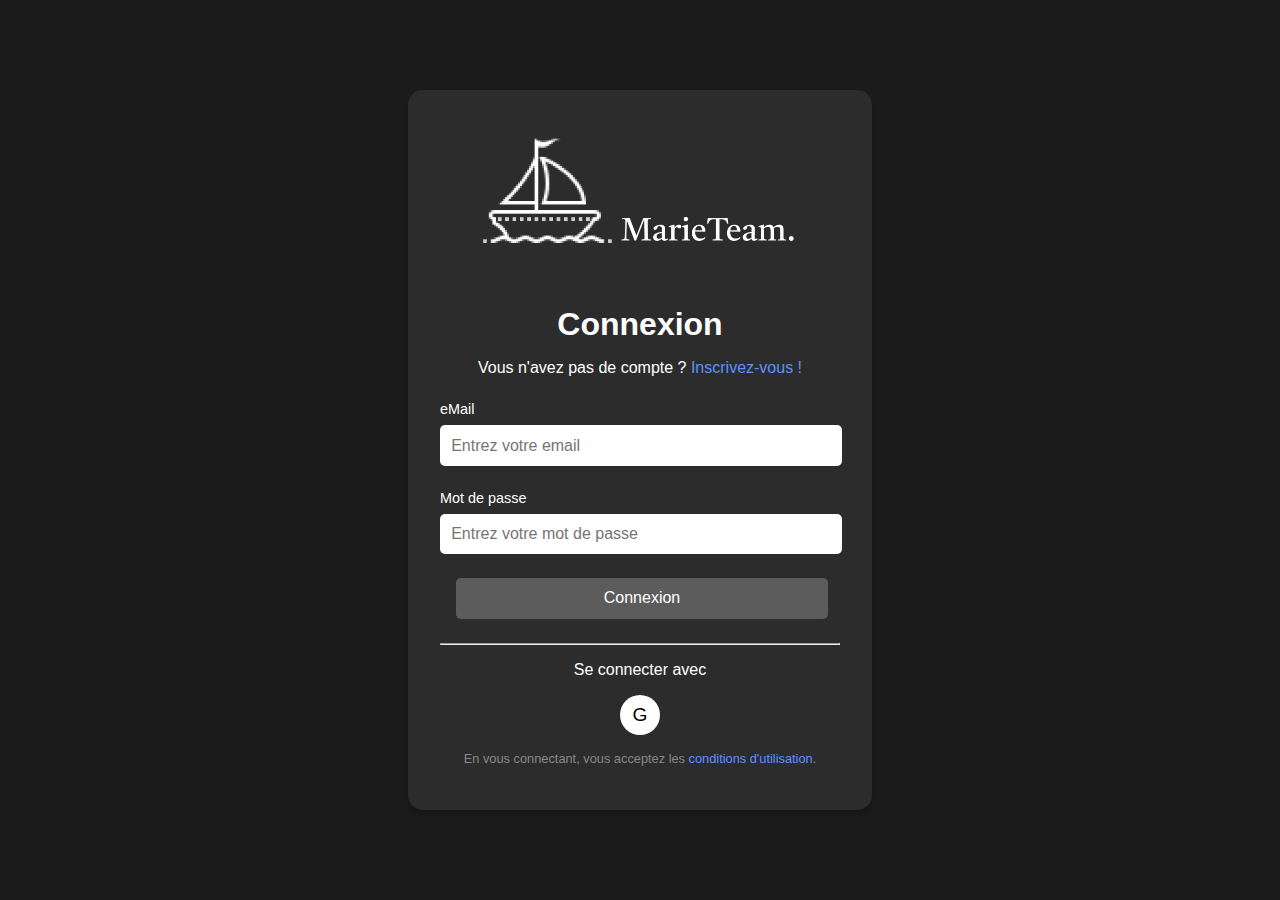
<file: Front/connexion.html>
<!DOCTYPE html>
<html lang="fr">
<head>
  <meta charset="UTF-8">
  <meta name="viewport" content="width=device-width, initial-scale=1.0">
  <title>MarieTeam - Connexion</title>
  <link rel="stylesheet" href="connexion.css">
  <link rel="shortcut icon" href="img/logoOnglet.png" type="imgOnglet">
</head>
<body>
  <div class="login-container">
    
    <div class="logo">
        <img src="img/logo.png" alt="">
    </div>
    <h1>Connexion</h1>
    <p>Vous n'avez pas de compte ? <a href="inscription.html">Inscrivez-vous !</a></p>
    <form class="login-form" method="post" action="../Back/scripts/connexionBDD.php">
      <label for="email">eMail</label>
      <input type="email"  name="txtLogin" id="txtLogin" placeholder="Entrez votre email"required>
      <label for="password">Mot de passe</label>
      <input type="password" name="txtPassword" id="txtPassword" placeholder="Entrez votre mot de passe" required>
      <div id="connexion"><button type="submit" id="connexion" name="connexion">Connexion</button></div>
    </form>
    <hr>
    <div class="alternative-login">
      <p>Se connecter avec</p>
      <button class="google-login">G</button>
    </div>
    <p class="terms">En vous connectant, vous acceptez les <a href="#">conditions d'utilisation</a>.</p>
  </div>
</body>
</html>
</file>
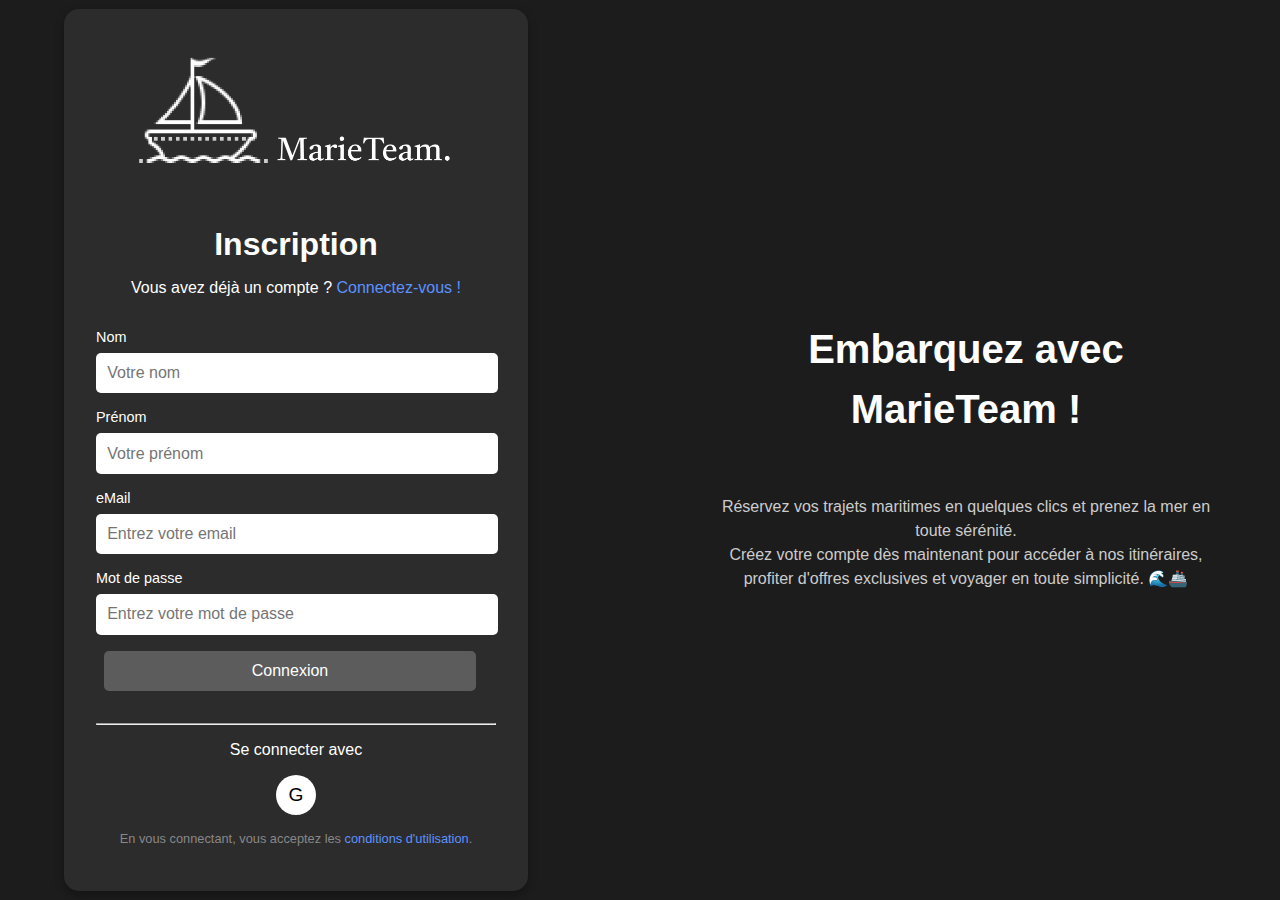
<file: Front/inscription.html>
<!DOCTYPE html>
<html lang="fr">
<head>
  <meta charset="UTF-8">
  <meta name="viewport" content="width=device-width, initial-scale=1.0">
  <title>MarieTeam - Inscription</title>
  <link rel="stylesheet" href="styleInscription.css">
  <link rel="shortcut icon" href="img/logoOnglet.png" type="imgOnglet">
</head>
<body>
  
    <div class="main-container">
      <!-- Bloc d'inscription  TEST -->
      <div class="login-container">
        <div class="logo">
          <img src="img/logo.png" alt="">
        </div>
        <h1>Inscription</h1>
        <p>Vous avez déjà un compte ? <a href="connexion.html">Connectez-vous !</a></p>
        <form class="login-form" method="post" action="../Back/scripts/inscription.php">
          <label for="nom">Nom</label>
          <input type="text" id="nom" placeholder="Votre nom" required name="nom">
          <label for="prenom">Prénom</label>
          <input type="text" id="prenom" placeholder="Votre prénom" required name="prenom">
          <label for="email">eMail</label>
          <input type="email" id="email" placeholder="Entrez votre email" required name="email">
          <label for="password">Mot de passe</label>
          <input type="password" id="mdp" placeholder="Entrez votre mot de passe" required name="mdp">
          <div id="connexion"><button type="submit">Connexion</button></div>
        </form>
        <hr>
        <div class="alternative-login">
          <p>Se connecter avec</p>
          <button class="google-login">G</button>
        </div>
        <p class="terms">En vous connectant, vous acceptez les <a href="#">conditions d'utilisation</a>.</p>
      </div>
  
      <!-- Bloc de texte à droite -->
      <div id="texte-bienvenue" class="texte-bienvenue">
        <strong><h1>Embarquez avec MarieTeam !</h1></strong> <br>
        <p>Réservez vos trajets maritimes en quelques clics et prenez la mer en toute sérénité. <br>
        Créez votre compte dès maintenant pour accéder à nos itinéraires, <br> profiter d'offres exclusives et voyager en toute simplicité. 🌊🚢</p>
      </div>
    </div>
  </body>

</html>
</file>
<file: Front/connexion.css>
/* Style global */
body {
  margin: 0;
  padding: 0;
  box-sizing: border-box;
  font-family: Arial, sans-serif;
  background-color: #1c1c1c; /* Couleur de fond appliquée à tout l'écran */
  color: #fff;
  display: flex;
  justify-content: center;
  align-items: center;
  min-height: 100vh; /* S'assure que l'écran est couvert */
}

/* Conteneur principal */
.login-container {
  background-color: #2c2c2c;
  padding: 2rem;
  border-radius: 15px;
  text-align: center;
  width: 100%;
  max-width: 400px;
  box-shadow: 0 4px 10px rgba(0, 0, 0, 0.3);
}

/* Logo */
.logo img {
  width: 333px; /* Taille du logo réduite */
  height: auto;
  margin-bottom: 1rem;
}

/* Titre */
h1 {
  font-size: 2rem;
  margin-bottom: 0.5rem;
}

/* Lien inscription */
p a {
  color: #5c92ff;
  text-decoration: none;
}

p a:hover {
  text-decoration: underline;
}

/* Formulaire */
.login-form {
  margin: 1.5rem 0;
  margin-right: 20px;
}
#connexion{
  margin-left: 8px;
}
.login-form label {
  display: block;
  text-align: left;
  margin-bottom: 0.5rem;
  font-size: 0.9rem;
}

.login-form input {
  width: 100%;
  padding: 0.7rem;
  margin-bottom: 1.5rem;
  border: none;
  border-radius: 5px;
  background-color: #fff;
  font-size: 1rem;
}

.login-form button {
  width: 100%;
  padding: 0.7rem;
  background-color: #5c5c5c;
  color: #fff;
  border: none;
  border-radius: 5px;
  font-size: 1rem;
  cursor: pointer;
}

.login-form button:hover {
  background-color: #4a4a4a;
}

/* Connexion alternative */
.alternative-login {
  margin: 1rem 0;
}

.google-login {
  background-color: #fff;
  color: #000;
  font-size: 1.2rem;
  border: none;
  border-radius: 50%;
  width: 40px;
  height: 40px;
  cursor: pointer;
}

.google-login:hover {
  background-color: #f0f0f0;
}

/* Conditions d'utilisation */
.terms {
  font-size: 0.8rem;
  color: #888;
}

.terms a {
  color: #5c92ff;
}

.terms a:hover {
  text-decoration: underline;
}
</file>
<file: Front/styleInscription.css>
/* Style global */
body {
    margin: 0;
    padding: 0;
    box-sizing: border-box;
    font-family: Arial, sans-serif;
    background-color: #1c1c1c; /* Couleur de fond */
    color: #fff;
    display: flex; /* Positionne les deux blocs horizontalement */
    justify-content: center; /* Centre le contenu horizontalement */
    align-items: center; /* Centre verticalement */
    min-height: 100vh; /* S'assure que l'écran est couvert */
  }
  
  /* Conteneur principal pour inscription et texte */
  .main-container {
    display: flex; /* Permet d'aligner les blocs horizontalement */
    justify-content: space-between; /* Espace entre les deux blocs */
    align-items: center; /* Aligne verticalement */
    gap: 4rem; /* Espace entre les deux blocs */
    width: 90%; /* Limite la largeur totale */
    max-width: 1200px; /* Largeur maximale */
  }
  
  /* Bloc d'inscription à gauche */
  .login-container {
    background-color: #2c2c2c;
    padding: 2rem;
    border-radius: 15px;
    text-align: center;
    width: 100%; /* Permet l'adaptation */
    max-width: 400px; /* Largeur maximale */
    box-shadow: 0 4px 10px rgba(0, 0, 0, 0.3);
  }
  
  /* Logo */
  .logo img {
    width: 333px; /* Taille du logo */
    height: auto;
    margin-bottom: 1rem;
  }
  
  /* Titre */
  h1 {
    font-size: 2rem;
    margin-bottom: 0.5rem;
  }
  
  /* Lien inscription */
  p a {
    color: #5c92ff;
    text-decoration: none;
  }
  
  p a:hover {
    text-decoration: underline;
  }
  
  /* Formulaire */
  .login-form {
    margin: 2rem 0;
    margin-right: 20px;
  }
  #connexion{
    margin-left: 8px;
  }
  
  .login-form label {
    display: block;
    text-align: left;
    margin-bottom: 0.5rem;
    font-size: 0.9rem;
  }
  
  .login-form input {
    width: 100%;
    padding: 0.7rem;
    margin-bottom: 1rem;
    border: none;
    border-radius: 5px;
    background-color: #fff;
    font-size: 1rem;
  }
  
  .login-form button {
    width: 100%;
    padding: 0.7rem;
    background-color: #5c5c5c;
    color: #fff;
    border: none;
    border-radius: 5px;
    font-size: 1rem;
    cursor: pointer;
  }
  
  .login-form button:hover {
    background-color: #4a4a4a;
  }
  
  /* Connexion alternative */
  .alternative-login {
    margin: 1rem 0;
  }
  
  .google-login {
    background-color: #fff;
    color: #000;
    font-size: 1.2rem;
    border: none;
    border-radius: 50%;
    width: 40px;
    height: 40px;
    cursor: pointer;
  }
  
  .google-login:hover {
    background-color: #f0f0f0;
  }
  
  /* Conditions d'utilisation */
  .terms {
    font-size: 0.8rem;
    color: #888;
  }
  
  .terms a {
    color: #5c92ff;
  }
  
  .terms a:hover {
    text-decoration: underline;
  }
  
  /* Bloc de texte à droite */
  #texte-bienvenue {
    max-width: 500px; /* Largeur maximale du texte */
    text-align: center; /* Alignement du texte à droite */
    line-height: 1.5; /* Espacement entre les lignes */
  }
  
  #texte-bienvenue h1 {
    font-size: 2.5rem; /* Taille du titre */
    color: #ffffff; /* Couleur du titre */
    margin-bottom: 1rem;
  }
  
  #texte-bienvenue p {
    font-size: 1rem;
    color: #ccc; /* Texte plus clair */
  }
</file>
